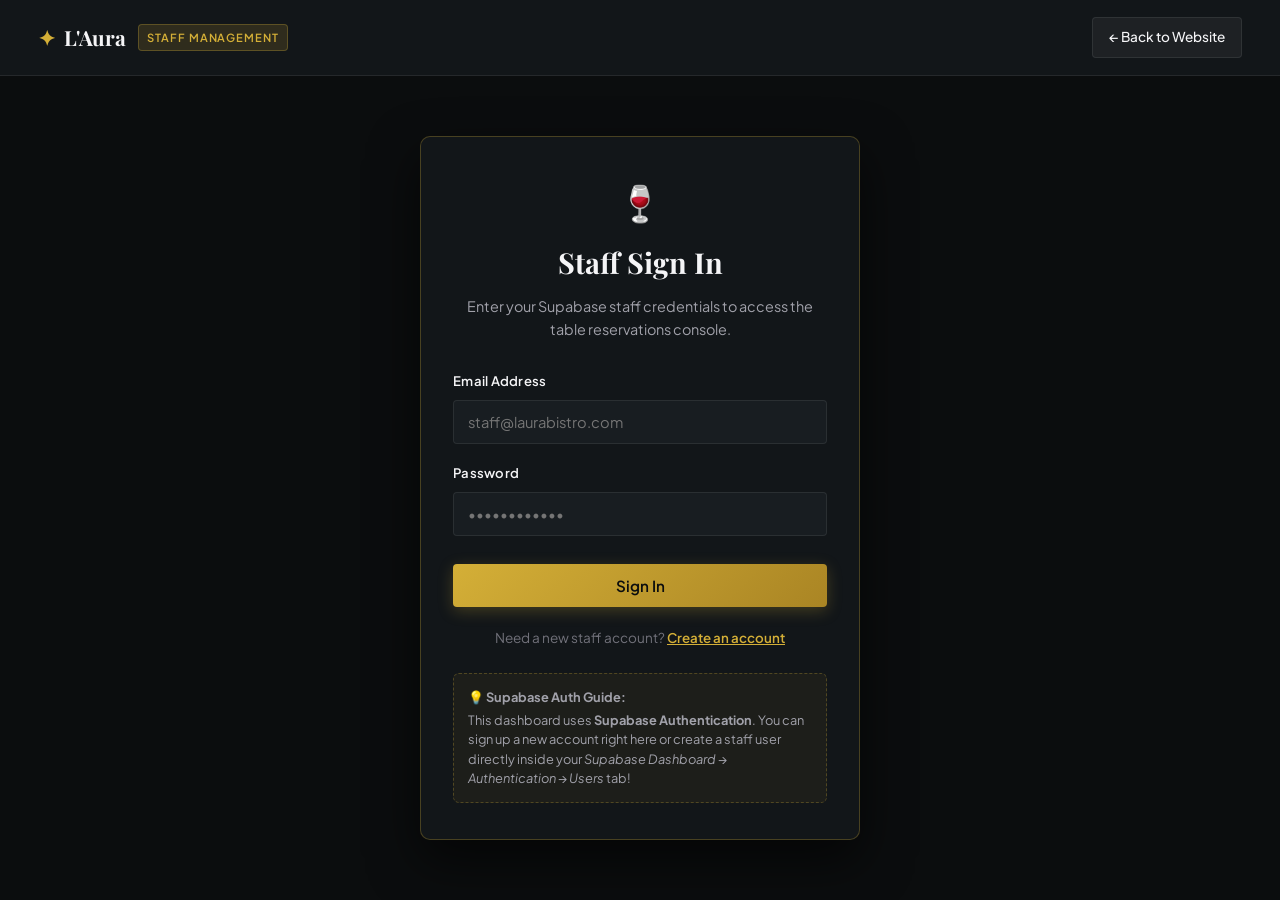
<file: admin.html>
<!DOCTYPE html>
<html lang="en">
<head>
  <meta charset="UTF-8" />
  <meta name="viewport" content="width=device-width, initial-scale=1.0" />
  <title>Staff Portal &amp; Reservations — L'Aura Bistro</title>
  
  <link rel="icon" href="data:image/svg+xml,<svg xmlns=%22http://www.w3.org/2000/svg%22 viewBox=%220 0 100 100%22><text y=%22.9em%22 font-size=%2290%22>🔒</text></svg>">
  <link rel="stylesheet" href="css/admin.css" />
  <link rel="stylesheet" href="css/style.css" /> <!-- for toast component -->
</head>
<body>

  <!-- ==========================================================================
       ADMIN HEADER
       ========================================================================== -->
  <header class="admin-header">
    <div class="header-container">
      <div class="admin-brand">
        <a href="index.html" style="display:flex; align-items:center; gap:8px;">
          <span style="color:var(--accent-gold);">✦</span>
          <span>L'Aura</span>
        </a>
        <span class="admin-badge">Staff Management</span>
      </div>

      <div class="header-user-actions">
        <a href="index.html" class="btn-secondary">← Back to Website</a>
        
        <!-- Active User info (shown only when logged in) -->
        <div id="loggedInUserControls" style="display: none; align-items: center; gap: 12px;">
          <span id="userEmailBadge" style="font-size: 0.82rem; color: var(--accent-gold-light);"></span>
          <button id="signOutBtn" class="btn-secondary" style="border-color: rgba(239, 68, 68, 0.4); color: #f87171;">
            Sign Out
          </button>
        </div>
      </div>
    </div>
  </header>

  <!-- ==========================================================================
       VIEW 1: AUTHENTICATION (SIGN IN / SIGN UP)
       ========================================================================== -->
  <main id="authView" class="auth-wrapper">
    <div class="auth-card">
      <div class="auth-card-head">
        <div style="font-size: 2.2rem; margin-bottom: 8px;">🍷</div>
        <h2 id="authTitle">Staff Sign In</h2>
        <p id="authSubtitle">Enter your Supabase staff credentials to access the table reservations console.</p>
      </div>

      <form id="authForm">
        <div class="form-group">
          <label for="authEmail" class="form-label">Email Address</label>
          <input 
            type="email" 
            id="authEmail" 
            class="form-input" 
            placeholder="staff@laurabistro.com" 
            required 
            autocomplete="email"
          />
        </div>

        <div class="form-group">
          <label for="authPassword" class="form-label">Password</label>
          <input 
            type="password" 
            id="authPassword" 
            class="form-input" 
            placeholder="••••••••••••" 
            required 
            autocomplete="current-password"
            minlength="6"
          />
        </div>

        <button type="submit" id="authSubmitBtn" class="btn-gold" style="margin-top: 10px;">
          Sign In
        </button>
      </form>

      <div class="auth-toggle-note">
        <span id="authTogglePrompt">Need a new staff account?</span>
        <button type="button" id="authToggleBtn">Create an account</button>
      </div>

      <div class="auth-tip">
        <strong>💡 Supabase Auth Guide:</strong>
        <p style="margin-top: 4px;">
          This dashboard uses <strong>Supabase Authentication</strong>. You can sign up a new account right here or create a staff user directly inside your <em>Supabase Dashboard → Authentication → Users</em> tab!
        </p>
      </div>
    </div>
  </main>

  <!-- ==========================================================================
       VIEW 2: RESERVATIONS DASHBOARD (LOGGED IN)
       ========================================================================== -->
  <main id="dashboardView" class="dashboard-wrapper" style="display: none;">
    <!-- Metrics Row -->
    <div class="metrics-grid">
      <div class="metric-card">
        <div class="metric-icon">📋</div>
        <div class="metric-content">
          <strong id="metricTotal">0</strong>
          <span>Total Reservations</span>
        </div>
      </div>

      <div class="metric-card">
        <div class="metric-icon">📅</div>
        <div class="metric-content">
          <strong id="metricToday">0</strong>
          <span>Today's Service</span>
        </div>
      </div>

      <div class="metric-card">
        <div class="metric-icon" style="color: var(--status-pending);">⏳</div>
        <div class="metric-content">
          <strong id="metricPending" style="color: var(--status-pending);">0</strong>
          <span>Pending Review</span>
        </div>
      </div>

      <div class="metric-card">
        <div class="metric-icon" style="color: var(--status-confirmed);">✓</div>
        <div class="metric-content">
          <strong id="metricConfirmed" style="color: var(--status-confirmed);">0</strong>
          <span>Confirmed Tables</span>
        </div>
      </div>
    </div>

    <!-- Controls Bar -->
    <div class="controls-bar">
      <div class="search-box">
        <input type="text" id="searchInput" placeholder="Search by guest name or phone number..." />
      </div>

      <div class="filter-actions">
        <select id="statusFilter" class="filter-select">
          <option value="all">All Statuses</option>
          <option value="pending">Pending Only</option>
          <option value="confirmed">Confirmed Only</option>
          <option value="cancelled">Cancelled Only</option>
        </select>

        <button id="refreshBtn" class="btn-secondary" title="Refresh Table Data">
          🔄 Refresh
        </button>
      </div>
    </div>

    <!-- Data Table Card -->
    <div class="table-card">
      <div class="table-responsive">
        <table class="reservations-table">
          <thead>
            <tr>
              <th>Guest Details</th>
              <th>Date &amp; Time</th>
              <th>Guests</th>
              <th>Occasion</th>
              <th>Special Requests</th>
              <th>Status</th>
              <th>Actions</th>
            </tr>
          </thead>
          <tbody id="reservationsTableBody">
            <!-- Dynamically populated via js/admin.js -->
            <tr>
              <td colspan="7" class="empty-state">
                <div class="empty-state-icon">⏳</div>
                <p>Loading reservations from Supabase...</p>
              </td>
            </tr>
          </tbody>
        </table>
      </div>
    </div>
  </main>

  <!-- Toast Notification Container -->
  <div class="toast-container" id="toastContainer" aria-live="polite"></div>

  <!-- Admin JavaScript Module -->
  <script type="module" src="js/admin.js?v=2.5"></script>
</body>
</html>
</file>
<file: css/admin.css>
/* ==============================================================================
   L'AURA BISTRO - STAFF DASHBOARD & AUTH STYLES
   ============================================================================== */

@import url('https://fonts.googleapis.com/css2?family=Plus+Jakarta+Sans:wght@300;400;500;600;700&family=Playfair+Display:wght@600;700&display=swap');

:root {
  --bg-main: #0b0d0e;
  --bg-surface: #121619;
  --bg-card: #181d21;
  --bg-card-hover: #1f252a;

  --accent-gold: #d4af37;
  --accent-gold-light: #f3e5ab;
  --accent-gold-glow: rgba(212, 175, 55, 0.2);

  --text-primary: #f5f5f7;
  --text-secondary: #a1a1aa;
  --text-muted: #71717a;

  --border-subtle: rgba(255, 255, 255, 0.08);
  --border-gold: rgba(212, 175, 55, 0.3);

  --status-pending: #f59e0b;
  --status-confirmed: #10b981;
  --status-cancelled: #ef4444;

  --font-serif: 'Playfair Display', Georgia, serif;
  --font-sans: 'Plus Jakarta Sans', system-ui, sans-serif;
  --ease: all 0.25s ease;
}

*, *::before, *::after {
  box-sizing: border-box;
  margin: 0;
  padding: 0;
}

body {
  background: var(--bg-main);
  color: var(--text-primary);
  font-family: var(--font-sans);
  line-height: 1.6;
  min-height: 100vh;
}

a {
  color: inherit;
  text-decoration: none;
}

button, input, select {
  font-family: inherit;
}

.admin-header {
  height: 76px;
  background: var(--bg-surface);
  border-bottom: 1px solid var(--border-subtle);
  display: flex;
  align-items: center;
}

.header-container {
  width: min(1300px, 94%);
  margin-inline: auto;
  display: flex;
  justify-content: space-between;
  align-items: center;
}

.admin-brand {
  display: flex;
  align-items: center;
  gap: 12px;
  font-family: var(--font-serif);
  font-size: 1.3rem;
  font-weight: 700;
}

.admin-badge {
  font-family: var(--font-sans);
  font-size: 0.7rem;
  font-weight: 600;
  background: rgba(212, 175, 55, 0.15);
  color: var(--accent-gold);
  border: 1px solid var(--border-gold);
  padding: 3px 8px;
  border-radius: 4px;
  text-transform: uppercase;
  letter-spacing: 0.08em;
}

.header-user-actions {
  display: flex;
  align-items: center;
  gap: 16px;
}

.btn-secondary {
  background: rgba(255, 255, 255, 0.05);
  border: 1px solid var(--border-subtle);
  color: var(--text-primary);
  padding: 8px 16px;
  border-radius: 4px;
  font-size: 0.85rem;
  font-weight: 500;
  cursor: pointer;
  transition: var(--ease);
}

.btn-secondary:hover {
  border-color: var(--border-gold);
  color: var(--accent-gold-light);
}

/* ==============================================================================
   AUTH CONTAINER (LOGIN SCREEN)
   ============================================================================== */
.auth-wrapper {
  min-height: calc(100vh - 76px);
  display: flex;
  align-items: center;
  justify-content: center;
  padding: 40px 20px;
}

.auth-card {
  width: 100%;
  max-width: 440px;
  background: var(--bg-surface);
  border: 1px solid var(--border-gold);
  border-radius: 10px;
  padding: 36px 32px;
  box-shadow: 0 20px 50px rgba(0, 0, 0, 0.6);
}

.auth-card-head {
  text-align: center;
  margin-bottom: 28px;
}

.auth-card-head h2 {
  font-family: var(--font-serif);
  font-size: 1.8rem;
  color: var(--text-primary);
  margin-bottom: 8px;
}

.auth-card-head p {
  color: var(--text-secondary);
  font-size: 0.9rem;
}

.form-group {
  margin-bottom: 18px;
  display: flex;
  flex-direction: column;
  gap: 6px;
}

.form-label {
  font-size: 0.82rem;
  font-weight: 600;
  color: var(--text-secondary);
}

.form-input {
  background: var(--bg-card);
  border: 1px solid var(--border-subtle);
  padding: 12px 14px;
  color: var(--text-primary);
  border-radius: 4px;
  font-size: 0.92rem;
  outline: none;
  transition: var(--ease);
}

.form-input:focus {
  border-color: var(--accent-gold);
  box-shadow: 0 0 0 3px var(--accent-gold-glow);
}

.btn-gold {
  background: linear-gradient(135deg, var(--accent-gold), #aa8524);
  color: #0b0d0e;
  font-weight: 600;
  padding: 12px;
  border-radius: 4px;
  border: none;
  width: 100%;
  font-size: 0.95rem;
  cursor: pointer;
  transition: var(--ease);
  box-shadow: 0 4px 15px var(--accent-gold-glow);
}

.btn-gold:hover {
  transform: translateY(-2px);
  box-shadow: 0 8px 25px rgba(212, 175, 55, 0.4);
}

.auth-toggle-note {
  text-align: center;
  margin-top: 20px;
  font-size: 0.85rem;
  color: var(--text-muted);
}

.auth-toggle-note button {
  background: none;
  border: none;
  color: var(--accent-gold);
  font-weight: 600;
  cursor: pointer;
  text-decoration: underline;
}

.auth-tip {
  margin-top: 24px;
  padding: 14px;
  background: rgba(212, 175, 55, 0.06);
  border: 1px dashed var(--border-gold);
  border-radius: 6px;
  font-size: 0.8rem;
  color: var(--text-secondary);
  line-height: 1.5;
}

/* ==============================================================================
   DASHBOARD VIEW (LOGGED IN)
   ============================================================================== */
.dashboard-wrapper {
  width: min(1300px, 94%);
  margin: 36px auto;
}

/* Stats Cards */
.metrics-grid {
  display: grid;
  grid-template-columns: repeat(4, 1fr);
  gap: 20px;
  margin-bottom: 30px;
}

.metric-card {
  background: var(--bg-surface);
  border: 1px solid var(--border-subtle);
  border-radius: 8px;
  padding: 22px;
  display: flex;
  align-items: center;
  gap: 16px;
}

.metric-icon {
  width: 48px;
  height: 48px;
  border-radius: 8px;
  display: flex;
  align-items: center;
  justify-content: center;
  font-size: 1.4rem;
  background: rgba(255, 255, 255, 0.04);
}

.metric-content strong {
  display: block;
  font-family: var(--font-serif);
  font-size: 1.8rem;
  line-height: 1.1;
  color: var(--text-primary);
}

.metric-content span {
  font-size: 0.82rem;
  color: var(--text-muted);
  text-transform: uppercase;
  letter-spacing: 0.05em;
}

/* Controls Bar */
.controls-bar {
  display: flex;
  justify-content: space-between;
  align-items: center;
  gap: 16px;
  margin-bottom: 24px;
  flex-wrap: wrap;
}

.search-box {
  flex-grow: 1;
  max-width: 400px;
  position: relative;
}

.search-box input {
  width: 100%;
  background: var(--bg-surface);
  border: 1px solid var(--border-subtle);
  padding: 10px 14px 10px 38px;
  color: var(--text-primary);
  border-radius: 4px;
  font-size: 0.9rem;
  outline: none;
}

.search-box input:focus {
  border-color: var(--accent-gold);
}

.search-box::before {
  content: '🔍';
  position: absolute;
  left: 12px;
  top: 50%;
  transform: translateY(-50%);
  font-size: 0.85rem;
  opacity: 0.6;
}

.filter-actions {
  display: flex;
  align-items: center;
  gap: 12px;
}

.filter-select {
  background: var(--bg-surface);
  border: 1px solid var(--border-subtle);
  color: var(--text-primary);
  padding: 9px 14px;
  border-radius: 4px;
  font-size: 0.88rem;
  outline: none;
}

/* Data Table */
.table-card {
  background: var(--bg-surface);
  border: 1px solid var(--border-subtle);
  border-radius: 8px;
  overflow: hidden;
}

.table-responsive {
  width: 100%;
  overflow-x: auto;
}

.reservations-table {
  width: 100%;
  border-collapse: collapse;
  text-align: left;
  font-size: 0.9rem;
}

.reservations-table th {
  background: #181d21;
  color: var(--text-muted);
  font-size: 0.75rem;
  text-transform: uppercase;
  letter-spacing: 0.08em;
  padding: 14px 18px;
  border-bottom: 1px solid var(--border-subtle);
}

.reservations-table td {
  padding: 16px 18px;
  border-bottom: 1px solid var(--border-subtle);
  color: var(--text-secondary);
  vertical-align: middle;
}

.reservations-table tr:hover td {
  background: rgba(255, 255, 255, 0.02);
}

.cust-name {
  color: var(--text-primary);
  font-weight: 600;
  display: block;
}

.cust-phone {
  font-size: 0.8rem;
  color: var(--text-muted);
}

/* Status Badges */
.badge {
  display: inline-block;
  padding: 4px 10px;
  border-radius: 20px;
  font-size: 0.75rem;
  font-weight: 600;
  text-transform: capitalize;
}

.badge-pending {
  background: rgba(245, 158, 11, 0.15);
  color: var(--status-pending);
  border: 1px solid rgba(245, 158, 11, 0.3);
}

.badge-confirmed {
  background: rgba(16, 185, 129, 0.15);
  color: var(--status-confirmed);
  border: 1px solid rgba(16, 185, 129, 0.3);
}

.badge-cancelled {
  background: rgba(239, 68, 68, 0.15);
  color: var(--status-cancelled);
  border: 1px solid rgba(239, 68, 68, 0.3);
}

/* Status Change Select */
.status-change-select {
  background: var(--bg-card);
  border: 1px solid var(--border-subtle);
  color: var(--text-primary);
  padding: 6px 10px;
  border-radius: 4px;
  font-size: 0.82rem;
  cursor: pointer;
  outline: none;
}

.status-change-select:focus {
  border-color: var(--accent-gold);
}

.btn-delete-row {
  background: transparent;
  border: none;
  color: var(--text-muted);
  cursor: pointer;
  font-size: 1.1rem;
  padding: 4px 8px;
  border-radius: 4px;
  transition: var(--ease);
}

.btn-delete-row:hover {
  color: var(--status-cancelled);
  background: rgba(239, 68, 68, 0.1);
}

.empty-state {
  text-align: center;
  padding: 60px 20px;
  color: var(--text-muted);
}

.empty-state-icon {
  font-size: 2.5rem;
  margin-bottom: 12px;
}

/* Responsive */
@media (max-width: 992px) {
  .metrics-grid {
    grid-template-columns: repeat(2, 1fr);
  }
}

@media (max-width: 580px) {
  .metrics-grid {
    grid-template-columns: 1fr;
  }
  .controls-bar {
    flex-direction: column;
    align-items: stretch;
  }
  .search-box {
    max-width: 100%;
  }
}
</file>
<file: css/style.css>
/* ==============================================================================
   L'AURA BISTRO & BAR - MODERN LUXURY STYLING
   ============================================================================== */

@import url('https://fonts.googleapis.com/css2?family=Plus+Jakarta+Sans:wght@300;400;500;600;700&family=Playfair+Display:ital,wght@0,500;0,600;0,700;1,400&display=swap');

:root {
  /* Color Palette */
  --bg-main: #0b0d0e;
  --bg-surface: #121619;
  --bg-card: #181d21;
  --bg-card-hover: #1f252a;
  --bg-glass: rgba(18, 22, 25, 0.85);

  --accent-gold: #d4af37;
  --accent-gold-light: #f3e5ab;
  --accent-gold-glow: rgba(212, 175, 55, 0.25);
  --accent-gold-dark: #aa8524;

  --text-primary: #f5f5f7;
  --text-secondary: #a1a1aa;
  --text-muted: #71717a;

  --border-subtle: rgba(255, 255, 255, 0.08);
  --border-gold: rgba(212, 175, 55, 0.28);
  --border-gold-focus: rgba(212, 175, 55, 0.7);

  --status-success: #10b981;
  --status-error: #f43f5e;

  /* Typography */
  --font-serif: 'Playfair Display', Georgia, serif;
  --font-sans: 'Plus Jakarta Sans', system-ui, -apple-system, sans-serif;

  /* Transitions */
  --ease-smooth: all 0.3s cubic-bezier(0.16, 1, 0.3, 1);
}

/* Reset & Base */
*, *::before, *::after {
  box-sizing: border-box;
  margin: 0;
  padding: 0;
}

html {
  scroll-behavior: smooth;
  scroll-padding-top: 90px;
}

body {
  background-color: var(--bg-main);
  color: var(--text-primary);
  font-family: var(--font-sans);
  line-height: 1.65;
  overflow-x: hidden;
  -webkit-font-smoothing: antialiased;
}

img {
  max-width: 100%;
  display: block;
}

a {
  color: inherit;
  text-decoration: none;
  transition: var(--ease-smooth);
}

button, input, select, textarea {
  font-family: inherit;
  color: inherit;
}

/* Layout Utilities */
.container {
  width: min(1200px, 92%);
  margin-inline: auto;
}

.eyebrow {
  display: inline-flex;
  align-items: center;
  gap: 8px;
  color: var(--accent-gold);
  font-size: 0.8rem;
  font-weight: 600;
  letter-spacing: 0.2em;
  text-transform: uppercase;
  margin-bottom: 0.8rem;
}

.eyebrow::before {
  content: '';
  display: inline-block;
  width: 24px;
  height: 1px;
  background-color: var(--accent-gold);
}

.section-title {
  font-family: var(--font-serif);
  font-size: clamp(2.2rem, 4.5vw, 3.6rem);
  font-weight: 600;
  line-height: 1.15;
  letter-spacing: -0.02em;
  margin-bottom: 1.2rem;
}

.section-title em {
  font-style: italic;
  color: var(--accent-gold-light);
  font-weight: 400;
}

.section-desc {
  color: var(--text-secondary);
  font-size: 1.05rem;
  max-width: 580px;
}

.text-center {
  text-align: center;
}
.text-center .eyebrow {
  justify-content: center;
}
.text-center .eyebrow::before,
.text-center .eyebrow::after {
  content: '';
  display: inline-block;
  width: 20px;
  height: 1px;
  background-color: var(--accent-gold);
}
.text-center .section-desc {
  margin-inline: auto;
}

/* Buttons */
.btn {
  display: inline-flex;
  align-items: center;
  justify-content: center;
  gap: 10px;
  padding: 14px 28px;
  font-size: 0.92rem;
  font-weight: 600;
  letter-spacing: 0.04em;
  border-radius: 4px;
  cursor: pointer;
  border: 1px solid transparent;
  transition: var(--ease-smooth);
}

.btn-primary {
  background: linear-gradient(135deg, var(--accent-gold), var(--accent-gold-dark));
  color: #0b0d0e;
  box-shadow: 0 4px 20px var(--accent-gold-glow);
}

.btn-primary:hover {
  transform: translateY(-2px);
  box-shadow: 0 8px 25px rgba(212, 175, 55, 0.4);
  background: linear-gradient(135deg, var(--accent-gold-light), var(--accent-gold));
}

.btn-outline {
  background: rgba(255, 255, 255, 0.03);
  color: var(--text-primary);
  border-color: var(--border-gold);
}

.btn-outline:hover {
  background: rgba(212, 175, 55, 0.1);
  border-color: var(--accent-gold);
  color: var(--accent-gold-light);
  transform: translateY(-2px);
}

/* ==============================================================================
   NAVIGATION HEADER
   ============================================================================== */
.header {
  position: sticky;
  top: 0;
  left: 0;
  width: 100%;
  height: 84px;
  background: var(--bg-glass);
  backdrop-filter: blur(16px);
  -webkit-backdrop-filter: blur(16px);
  border-bottom: 1px solid var(--border-subtle);
  z-index: 1000;
  transition: var(--ease-smooth);
}

.nav-wrapper {
  height: 100%;
  display: flex;
  align-items: center;
  justify-content: space-between;
}

.brand-logo {
  display: flex;
  align-items: center;
  gap: 12px;
  font-family: var(--font-serif);
  font-size: 1.45rem;
  font-weight: 700;
  letter-spacing: 0.04em;
  color: var(--text-primary);
}

.brand-emblem {
  width: 38px;
  height: 38px;
  border: 1px solid var(--accent-gold);
  border-radius: 50%;
  display: flex;
  align-items: center;
  justify-content: center;
  color: var(--accent-gold);
  font-size: 1.1rem;
  background: rgba(212, 175, 55, 0.06);
}

.nav-menu {
  display: flex;
  align-items: center;
  gap: 34px;
}

.nav-link {
  font-size: 0.92rem;
  font-weight: 500;
  color: var(--text-secondary);
  position: relative;
  padding: 6px 0;
}

.nav-link::after {
  content: '';
  position: absolute;
  bottom: 0;
  left: 0;
  width: 0%;
  height: 2px;
  background-color: var(--accent-gold);
  transition: var(--ease-smooth);
}

.nav-link:hover {
  color: var(--accent-gold-light);
}

.nav-link:hover::after {
  width: 100%;
}

.nav-actions {
  display: flex;
  align-items: center;
  gap: 16px;
}

.staff-link {
  font-size: 0.85rem;
  color: var(--text-muted);
  display: flex;
  align-items: center;
  gap: 6px;
  border: 1px solid var(--border-subtle);
  padding: 8px 14px;
  border-radius: 4px;
}

.staff-link:hover {
  color: var(--accent-gold);
  border-color: var(--border-gold);
}

.menu-toggle {
  display: none;
  background: transparent;
  border: 1px solid var(--border-subtle);
  color: var(--text-primary);
  width: 44px;
  height: 44px;
  border-radius: 4px;
  font-size: 1.4rem;
  cursor: pointer;
  transition: var(--ease-smooth);
}

.menu-toggle:hover {
  border-color: var(--accent-gold);
  color: var(--accent-gold);
}

/* ==============================================================================
   HERO SECTION
   ============================================================================== */
.hero {
  position: relative;
  padding: 80px 0 100px;
  overflow: hidden;
}

.hero-glow-orb {
  position: absolute;
  top: -10%;
  right: 15%;
  width: 480px;
  height: 480px;
  background: radial-gradient(circle, rgba(212, 175, 55, 0.12) 0%, rgba(11, 13, 14, 0) 70%);
  pointer-events: none;
  filter: blur(40px);
}

.hero-grid {
  display: grid;
  grid-template-columns: 1.15fr 0.85fr;
  gap: 60px;
  align-items: center;
}

.hero-content h1 {
  font-family: var(--font-serif);
  font-size: clamp(3rem, 6.2vw, 5.2rem);
  line-height: 1.05;
  letter-spacing: -0.03em;
  margin-bottom: 24px;
}

.hero-content h1 span.gold {
  color: var(--accent-gold);
  font-style: italic;
  font-weight: 500;
}

.hero-desc {
  color: var(--text-secondary);
  font-size: 1.12rem;
  max-width: 520px;
  margin-bottom: 36px;
  line-height: 1.7;
}

.hero-cta-group {
  display: flex;
  align-items: center;
  gap: 18px;
  flex-wrap: wrap;
  margin-bottom: 44px;
}

.hero-stats {
  display: flex;
  align-items: center;
  gap: 32px;
  padding-top: 28px;
  border-top: 1px solid var(--border-subtle);
}

.stat-item {
  display: flex;
  flex-direction: column;
}

.stat-num {
  font-family: var(--font-serif);
  font-size: 1.8rem;
  font-weight: 700;
  color: var(--accent-gold);
  line-height: 1.1;
}

.stat-label {
  font-size: 0.82rem;
  color: var(--text-muted);
  text-transform: uppercase;
  letter-spacing: 0.08em;
}

/* Hero Visual Montage */
.hero-visual {
  position: relative;
}

.hero-image-wrapper {
  position: relative;
  border-radius: 8px;
  overflow: hidden;
  border: 1px solid var(--border-gold);
  box-shadow: 0 25px 60px rgba(0, 0, 0, 0.6);
}

.hero-image-wrapper img {
  width: 100%;
  height: 520px;
  object-fit: cover;
  transition: transform 0.6s ease;
}

.hero-visual:hover .hero-image-wrapper img {
  transform: scale(1.03);
}

.hero-floating-card {
  position: absolute;
  bottom: -24px;
  left: -24px;
  background: var(--bg-surface);
  border: 1px solid var(--border-gold);
  padding: 18px 24px;
  border-radius: 6px;
  box-shadow: 0 15px 35px rgba(0, 0, 0, 0.5);
  display: flex;
  align-items: center;
  gap: 16px;
  max-width: 310px;
  backdrop-filter: blur(8px);
}

.floating-icon {
  width: 44px;
  height: 44px;
  background: rgba(212, 175, 55, 0.12);
  color: var(--accent-gold);
  border-radius: 50%;
  display: flex;
  align-items: center;
  justify-content: center;
  font-size: 1.2rem;
  flex-shrink: 0;
}

.floating-text strong {
  display: block;
  font-size: 0.95rem;
  color: var(--text-primary);
  margin-bottom: 2px;
}

.floating-text span {
  font-size: 0.8rem;
  color: var(--text-secondary);
}

/* ==============================================================================
   TRUST & HIGHLIGHTS BANNER
   ============================================================================== */
.trust-strip {
  background: var(--bg-surface);
  border-block: 1px solid var(--border-subtle);
  padding: 24px 0;
}

.trust-grid {
  display: grid;
  grid-template-columns: repeat(4, 1fr);
  gap: 20px;
}

.trust-item {
  display: flex;
  align-items: center;
  gap: 12px;
  font-size: 0.9rem;
  color: var(--text-secondary);
}

.trust-icon {
  color: var(--accent-gold);
  font-size: 1.2rem;
}

/* ==============================================================================
   FEATURED MENU SECTION
   ============================================================================== */
.section {
  padding: 100px 0;
  position: relative;
}

.menu-filter-bar {
  display: flex;
  justify-content: center;
  gap: 12px;
  margin: 36px 0 48px;
  flex-wrap: wrap;
}

.filter-btn {
  background: transparent;
  border: 1px solid var(--border-subtle);
  color: var(--text-secondary);
  padding: 10px 22px;
  border-radius: 30px;
  font-size: 0.88rem;
  font-weight: 500;
  cursor: pointer;
  transition: var(--ease-smooth);
}

.filter-btn:hover {
  border-color: var(--border-gold);
  color: var(--text-primary);
}

.filter-btn.active {
  background: var(--accent-gold);
  color: #0b0d0e;
  border-color: var(--accent-gold);
  font-weight: 600;
  box-shadow: 0 4px 15px var(--accent-gold-glow);
}

.menu-grid {
  display: grid;
  grid-template-columns: repeat(3, 1fr);
  gap: 30px;
}

.dish-card {
  background: var(--bg-card);
  border: 1px solid var(--border-subtle);
  border-radius: 8px;
  overflow: hidden;
  display: flex;
  flex-direction: column;
  transition: var(--ease-smooth);
}

.dish-card:hover {
  transform: translateY(-6px);
  border-color: var(--border-gold);
  box-shadow: 0 16px 40px rgba(0, 0, 0, 0.45);
  background: var(--bg-card-hover);
}

.dish-image-wrap {
  position: relative;
  height: 240px;
  overflow: hidden;
}

.dish-image-wrap img {
  width: 100%;
  height: 100%;
  object-fit: cover;
  transition: transform 0.5s ease;
}

.dish-card:hover .dish-image-wrap img {
  transform: scale(1.06);
}

.dish-badge {
  position: absolute;
  top: 14px;
  left: 14px;
  background: rgba(11, 13, 14, 0.88);
  backdrop-filter: blur(6px);
  color: var(--accent-gold);
  border: 1px solid var(--border-gold);
  padding: 5px 12px;
  border-radius: 20px;
  font-size: 0.72rem;
  font-weight: 600;
  letter-spacing: 0.05em;
  text-transform: uppercase;
}

.dish-body {
  padding: 24px;
  display: flex;
  flex-direction: column;
  flex-grow: 1;
}

.dish-header {
  display: flex;
  justify-content: space-between;
  align-items: baseline;
  gap: 12px;
  margin-bottom: 10px;
}

.dish-title {
  font-family: var(--font-serif);
  font-size: 1.35rem;
  font-weight: 600;
  color: var(--text-primary);
}

.dish-price {
  font-family: var(--font-serif);
  font-size: 1.3rem;
  font-weight: 600;
  color: var(--accent-gold);
  white-space: nowrap;
}

.dish-desc {
  color: var(--text-secondary);
  font-size: 0.9rem;
  line-height: 1.6;
  margin-bottom: 18px;
  flex-grow: 1;
}

.dish-meta {
  display: flex;
  align-items: center;
  justify-content: space-between;
  font-size: 0.8rem;
  color: var(--text-muted);
  border-top: 1px solid var(--border-subtle);
  padding-top: 14px;
}

.dietary-tag {
  color: var(--accent-gold-light);
  display: flex;
  align-items: center;
  gap: 5px;
}

/* ==============================================================================
   CULINARY STORY / ABOUT SECTION
   ============================================================================== */
.story-section {
  background: var(--bg-surface);
  border-block: 1px solid var(--border-subtle);
}

.story-grid {
  display: grid;
  grid-template-columns: 1fr 1fr;
  gap: 70px;
  align-items: center;
}

.story-mosaic {
  position: relative;
  display: grid;
  grid-template-columns: 1.2fr 0.8fr;
  gap: 20px;
}

.mosaic-img-1 {
  border-radius: 8px;
  height: 440px;
  object-fit: cover;
  border: 1px solid var(--border-subtle);
}

.mosaic-col {
  display: flex;
  flex-direction: column;
  gap: 20px;
}

.mosaic-img-2, .mosaic-img-3 {
  border-radius: 8px;
  height: 210px;
  object-fit: cover;
  border: 1px solid var(--border-subtle);
}

.story-quote-card {
  margin-top: 28px;
  padding: 20px 24px;
  background: rgba(212, 175, 55, 0.05);
  border-left: 3px solid var(--accent-gold);
  border-radius: 0 6px 6px 0;
  font-style: italic;
  color: var(--text-primary);
  font-size: 1.05rem;
}

/* ==============================================================================
   EXPERIENCES SECTION
   ============================================================================== */
.experience-grid {
  display: grid;
  grid-template-columns: repeat(3, 1fr);
  gap: 28px;
  margin-top: 48px;
}

.experience-card {
  background: var(--bg-surface);
  border: 1px solid var(--border-subtle);
  border-radius: 8px;
  padding: 34px 28px;
  transition: var(--ease-smooth);
  position: relative;
}

.experience-card:hover {
  transform: translateY(-5px);
  border-color: var(--border-gold);
  box-shadow: 0 15px 35px rgba(0, 0, 0, 0.4);
}

.exp-icon {
  width: 52px;
  height: 52px;
  border-radius: 8px;
  background: rgba(212, 175, 55, 0.1);
  color: var(--accent-gold);
  display: flex;
  align-items: center;
  justify-content: center;
  font-size: 1.5rem;
  margin-bottom: 22px;
}

.experience-card h3 {
  font-family: var(--font-serif);
  font-size: 1.35rem;
  margin-bottom: 10px;
}

.experience-card p {
  color: var(--text-secondary);
  font-size: 0.92rem;
  line-height: 1.6;
}

/* ==============================================================================
   RESERVATION BOOKING SECTION
   ============================================================================== */
.reservation-section {
  position: relative;
}

.booking-layout {
  display: grid;
  grid-template-columns: 0.85fr 1.15fr;
  gap: 60px;
  background: var(--bg-surface);
  border: 1px solid var(--border-gold);
  border-radius: 12px;
  padding: clamp(30px, 5vw, 60px);
  box-shadow: 0 25px 60px rgba(0, 0, 0, 0.5);
}

.booking-aside {
  display: flex;
  flex-direction: column;
  justify-content: space-between;
}

.booking-info-list {
  display: flex;
  flex-direction: column;
  gap: 22px;
  margin-top: 32px;
}

.info-item {
  display: flex;
  gap: 16px;
  align-items: flex-start;
}

.info-icon {
  width: 40px;
  height: 40px;
  background: rgba(212, 175, 55, 0.08);
  border: 1px solid var(--border-gold);
  border-radius: 50%;
  color: var(--accent-gold);
  display: flex;
  align-items: center;
  justify-content: center;
  flex-shrink: 0;
  font-size: 1.1rem;
}

.info-text strong {
  display: block;
  font-size: 0.95rem;
  color: var(--text-primary);
  margin-bottom: 3px;
}

.info-text span {
  font-size: 0.85rem;
  color: var(--text-secondary);
  line-height: 1.5;
}

/* Booking Form Elements */
.booking-form {
  display: flex;
  flex-direction: column;
  gap: 20px;
}

.form-row {
  display: grid;
  grid-template-columns: 1fr 1fr;
  gap: 18px;
}

.form-group {
  display: flex;
  flex-direction: column;
  gap: 8px;
}

.form-group.full-width {
  grid-column: 1 / -1;
}

.form-label {
  font-size: 0.82rem;
  font-weight: 600;
  color: var(--text-primary);
  letter-spacing: 0.02em;
}

.form-label span.req {
  color: var(--accent-gold);
}

.form-control {
  background: var(--bg-card);
  border: 1px solid var(--border-subtle);
  border-radius: 4px;
  padding: 13px 16px;
  color: var(--text-primary);
  font-size: 0.92rem;
  outline: none;
  transition: var(--ease-smooth);
}

.form-control:focus {
  border-color: var(--accent-gold);
  box-shadow: 0 0 0 3px var(--accent-gold-glow);
  background: var(--bg-card-hover);
}

.form-control::placeholder {
  color: var(--text-muted);
}

select.form-control {
  appearance: none;
  background-image: url("data:image/svg+xml;charset=UTF-8,%3csvg xmlns='http://www.w3.org/2000/svg' viewBox='0 0 24 24' fill='none' stroke='%23d4af37' stroke-width='2' stroke-linecap='round' stroke-linejoin='round'%3e%3cpolyline points='6 9 12 15 18 9'%3e%3c/polyline%3e%3c/svg%3e");
  background-repeat: no-repeat;
  background-position: right 14px center;
  background-size: 16px;
  padding-right: 40px;
}

select.form-control option {
  background: #121619;
  color: #f5f5f7;
}

textarea.form-control {
  min-height: 90px;
  resize: vertical;
}

/* Anti-spam honeypot */
.honeypot-field {
  position: absolute;
  left: -9999px;
  opacity: 0;
  pointer-events: none;
}

.form-notice {
  font-size: 0.78rem;
  color: var(--text-muted);
  line-height: 1.5;
}

/* ==============================================================================
   TOAST NOTIFICATIONS
   ============================================================================== */
.toast-container {
  position: fixed;
  bottom: 24px;
  right: 24px;
  z-index: 9999;
  display: flex;
  flex-direction: column;
  gap: 12px;
  pointer-events: none;
}

.toast {
  pointer-events: auto;
  min-width: 320px;
  max-width: 440px;
  padding: 16px 20px;
  border-radius: 6px;
  background: var(--bg-surface);
  border: 1px solid var(--border-subtle);
  box-shadow: 0 20px 45px rgba(0, 0, 0, 0.6);
  display: flex;
  align-items: flex-start;
  gap: 14px;
  transform: translateX(120%);
  transition: transform 0.4s cubic-bezier(0.16, 1, 0.3, 1), opacity 0.4s ease;
  opacity: 0;
}

.toast.show {
  transform: translateX(0);
  opacity: 1;
}

.toast-icon {
  font-size: 1.25rem;
  flex-shrink: 0;
}

.toast-content strong {
  display: block;
  font-size: 0.95rem;
  margin-bottom: 2px;
}

.toast-content p {
  font-size: 0.85rem;
  color: var(--text-secondary);
  line-height: 1.4;
}

.toast.success {
  border-color: rgba(16, 185, 129, 0.4);
}
.toast.success .toast-icon {
  color: var(--status-success);
}

.toast.error {
  border-color: rgba(244, 63, 94, 0.4);
}
.toast.error .toast-icon {
  color: var(--status-error);
}

/* ==============================================================================
   FOOTER
   ============================================================================== */
.footer {
  background: #08090a;
  border-top: 1px solid var(--border-subtle);
  padding: 70px 0 30px;
}

.footer-top {
  display: flex;
  justify-content: space-between;
  gap: 40px;
  margin-bottom: 50px;
  flex-wrap: wrap;
}

.footer-brand {
  max-width: 360px;
}

.footer-brand p {
  color: var(--text-secondary);
  font-size: 0.9rem;
  margin-top: 14px;
  line-height: 1.6;
}

.footer-nav {
  display: flex;
  gap: 60px;
  flex-wrap: wrap;
}

.footer-col h4 {
  font-size: 0.85rem;
  text-transform: uppercase;
  letter-spacing: 0.15em;
  color: var(--accent-gold);
  margin-bottom: 18px;
}

.footer-links {
  list-style: none;
  display: flex;
  flex-direction: column;
  gap: 12px;
}

.footer-links a {
  color: var(--text-secondary);
  font-size: 0.9rem;
}

.footer-links a:hover {
  color: var(--accent-gold-light);
}

.footer-bottom {
  display: flex;
  justify-content: space-between;
  align-items: center;
  padding-top: 24px;
  border-top: 1px solid var(--border-subtle);
  font-size: 0.82rem;
  color: var(--text-muted);
  flex-wrap: wrap;
  gap: 12px;
}

/* ==============================================================================
   SCROLL REVEAL ANIMATIONS
   ============================================================================== */
.reveal {
  opacity: 0;
  transform: translateY(28px);
  transition: opacity 0.8s ease, transform 0.8s cubic-bezier(0.16, 1, 0.3, 1);
}

.reveal.visible {
  opacity: 1;
  transform: translateY(0);
}

.delay-1 { transition-delay: 0.1s; }
.delay-2 { transition-delay: 0.2s; }
.delay-3 { transition-delay: 0.3s; }

/* ==============================================================================
   RESPONSIVE DESIGN BREAKPOINTS
   ============================================================================== */
@media (max-width: 992px) {
  .hero-grid {
    grid-template-columns: 1fr;
    gap: 50px;
  }

  .hero-content {
    text-align: center;
  }
  .hero-content .eyebrow {
    justify-content: center;
  }
  .hero-desc {
    margin-inline: auto;
  }
  .hero-cta-group {
    justify-content: center;
  }
  .hero-stats {
    justify-content: center;
  }

  .trust-grid {
    grid-template-columns: repeat(2, 1fr);
  }

  .menu-grid {
    grid-template-columns: repeat(2, 1fr);
  }

  .story-grid {
    grid-template-columns: 1fr;
  }

  .booking-layout {
    grid-template-columns: 1fr;
    gap: 40px;
  }
}

@media (max-width: 768px) {
  .nav-menu {
    position: fixed;
    top: 84px;
    left: 0;
    right: 0;
    background: var(--bg-surface);
    border-bottom: 1px solid var(--border-gold);
    flex-direction: column;
    padding: 30px;
    gap: 20px;
    transform: translateY(-150%);
    opacity: 0;
    pointer-events: none;
    transition: var(--ease-smooth);
  }

  .nav-menu.open {
    transform: translateY(0);
    opacity: 1;
    pointer-events: auto;
  }

  .menu-toggle {
    display: flex;
    align-items: center;
    justify-content: center;
  }

  .nav-actions .btn {
    display: none;
  }

  .menu-grid {
    grid-template-columns: 1fr;
  }

  .experience-grid {
    grid-template-columns: 1fr;
  }

  .form-row {
    grid-template-columns: 1fr;
  }

  .hero-floating-card {
    position: static;
    margin-top: 16px;
    max-width: 100%;
  }
}

@media (max-width: 480px) {
  .trust-grid {
    grid-template-columns: 1fr;
  }

  .hero-stats {
    flex-direction: column;
    gap: 16px;
  }
}
</file>
